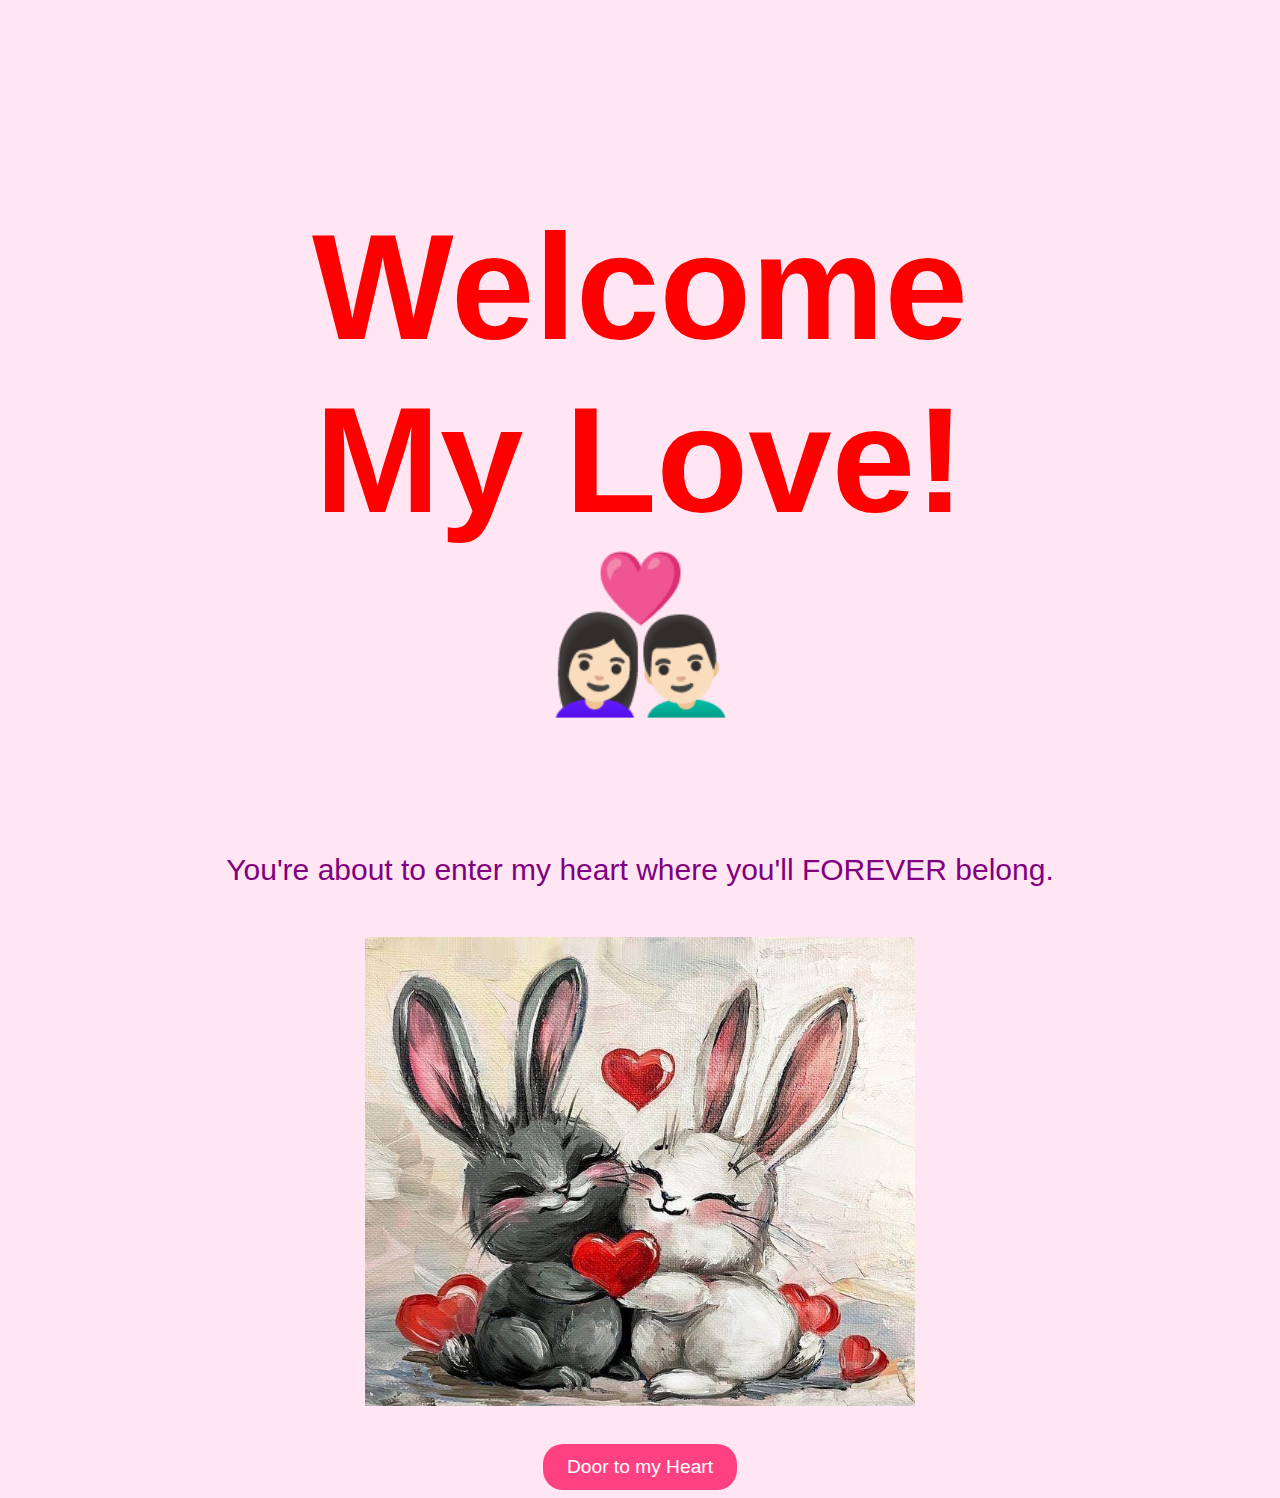
<file: index.html>
<!DOCTYPE html>
<html lang="en">
<head>
    <meta charset="UTF-8">
    <meta name="viewport" content="width=device-width, initial-scale=1.0">
    <title>Hey</title>
    <link rel="stylesheet" href="styles.css">
</head>
<body>
    <div class="container">
        <h1 class="welcome">Welcome <br>My Love! <br>👩🏻‍❤‍👨🏻</h1>
        <p class="firstpara">You're about to enter my heart where you'll FOREVER belong.</p>
        <img src="bunnyimage.jpg" alt="Bunny Image"> <br>
        <a href="valentine.html" class="button">Door to my Heart</a>
    </div>
</body>
</html>
</file>
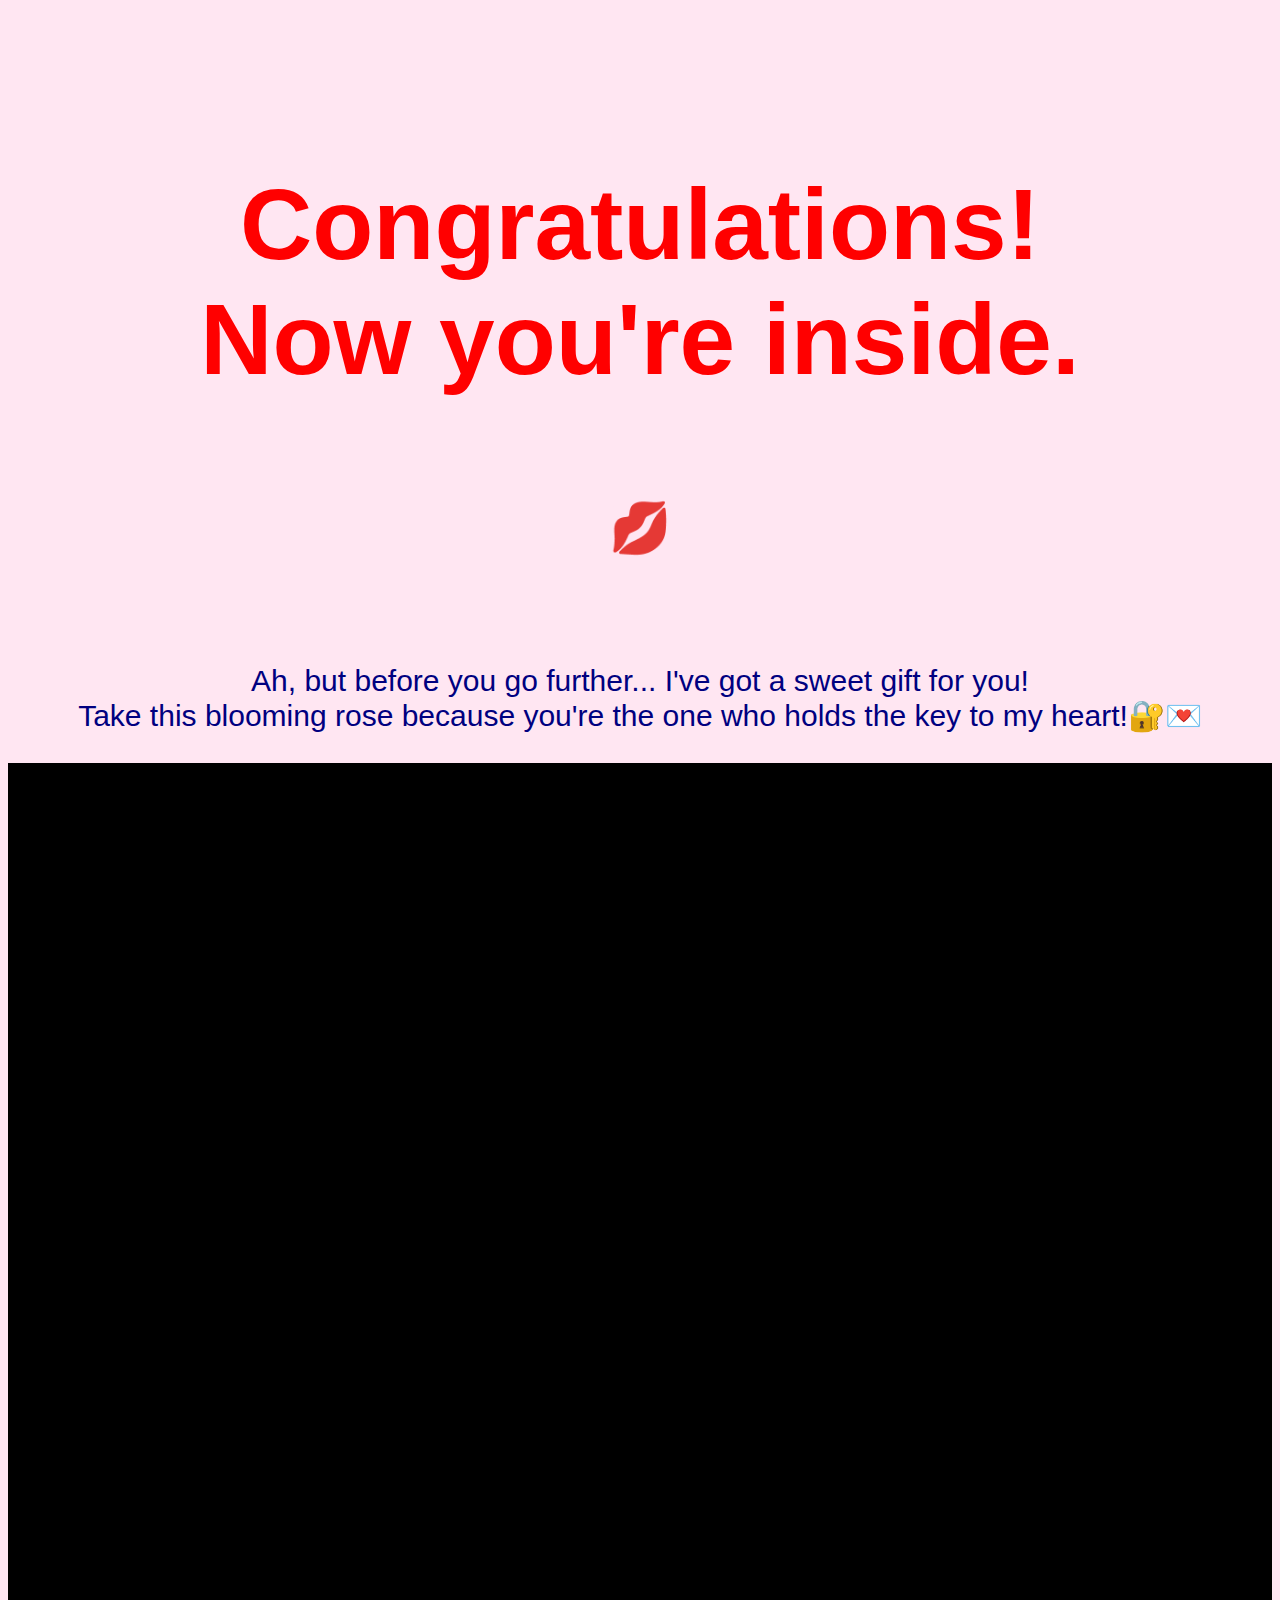
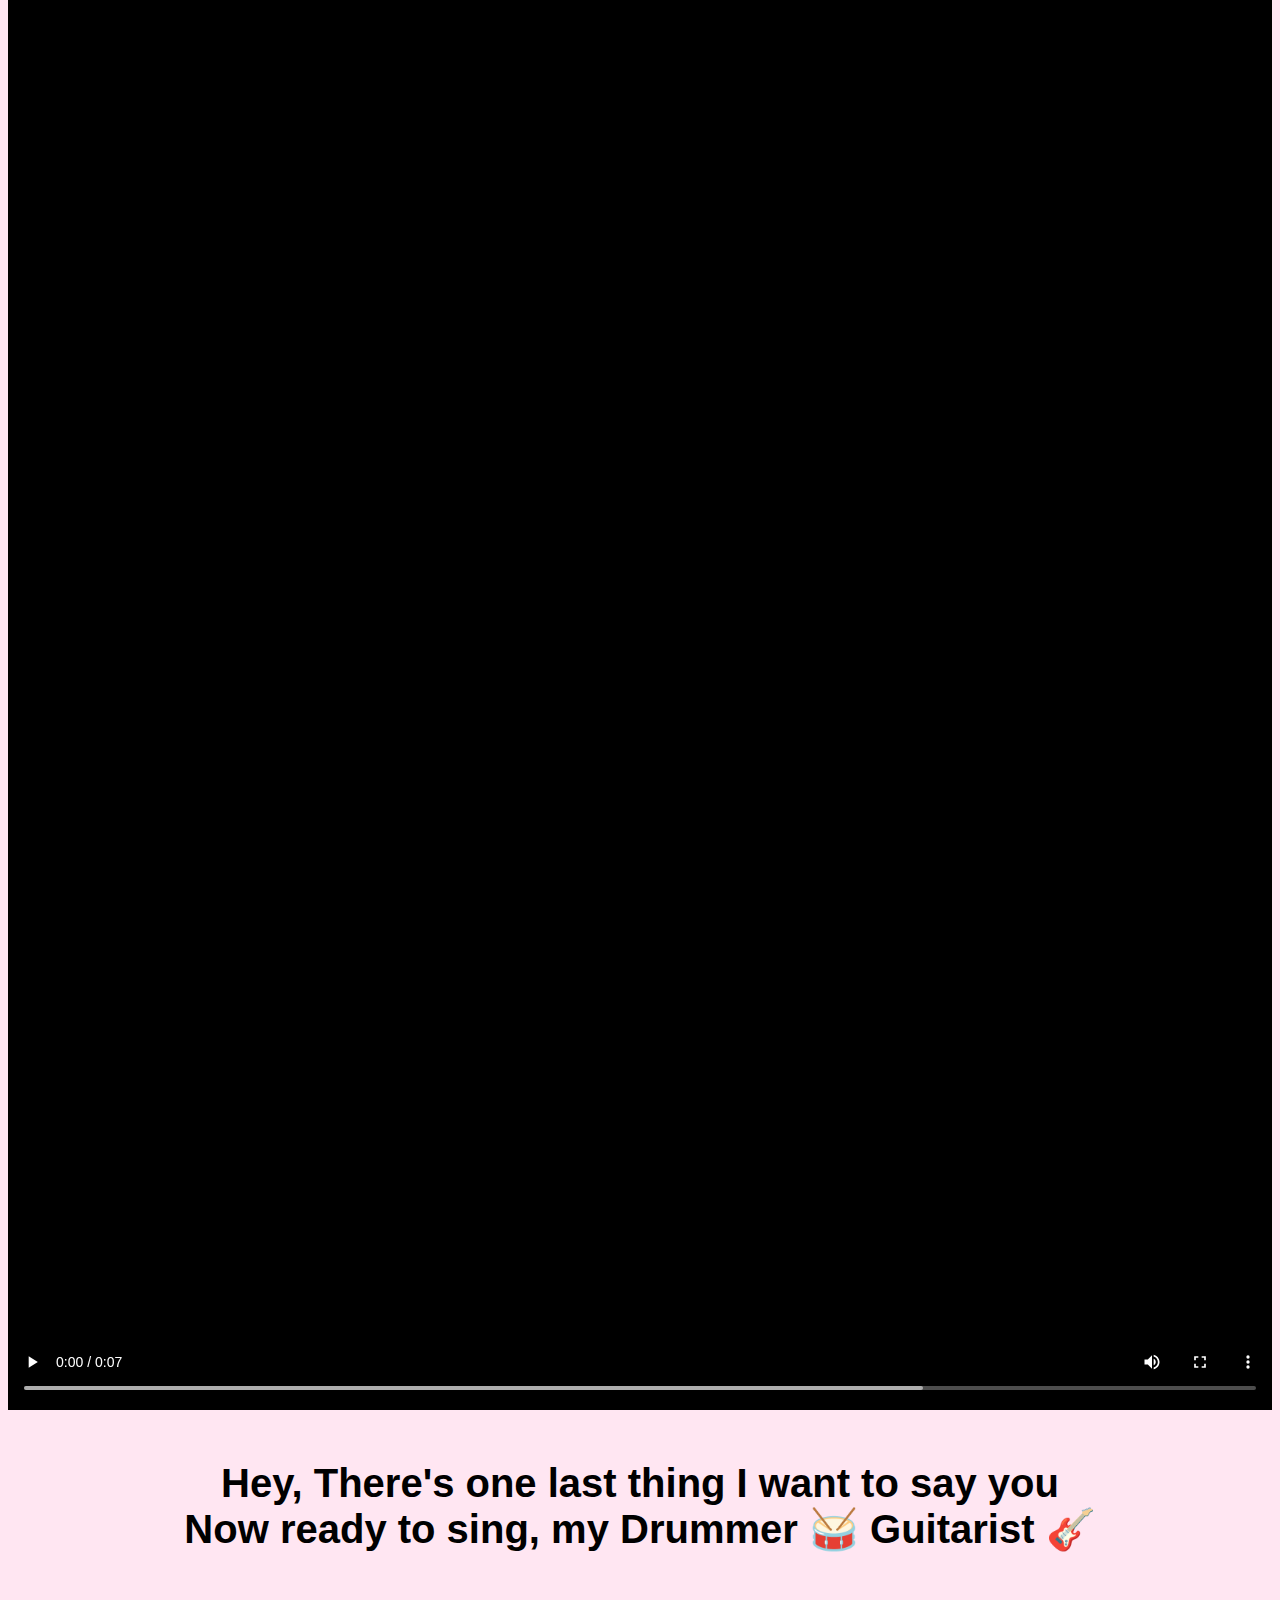
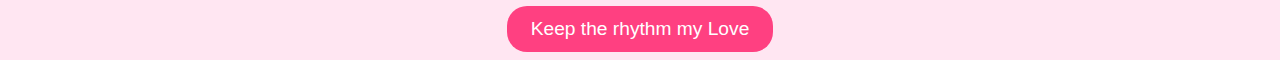
<file: valentine.html>
<!DOCTYPE html>
<html lang="en">
<head>
    <meta charset="UTF-8">
    <meta name="viewport" content="width=device-width, initial-scale=1.0">
    <title>Love</title>
    <link rel="stylesheet" href="styles.css">
</head>
<body>
    <div class="container">
        <h1>Congratulations!<br> Now you're inside.</h1>
        <div class="lip"> 💋 </div>
        <p class="vpara"> Ah, but before you go further...
            I've got a sweet gift for you!<br> Take this blooming rose because you're 
            the one who holds the key to my heart!🔐💌</p>
        <video width="100%" controls>
            <source src="rosegif.mp4" type="video/mp4">
        </video><br>
        <h2> Hey, There's one last thing I want to say you <br>
            Now ready to sing, my Drummer 🥁 Guitarist 🎸
            
        
        </h2>
        <a href="valentinemessage.html" class="buttonmessage">Keep the rhythm my Love</a>
            
    </div>
</body>
</html>
</file>
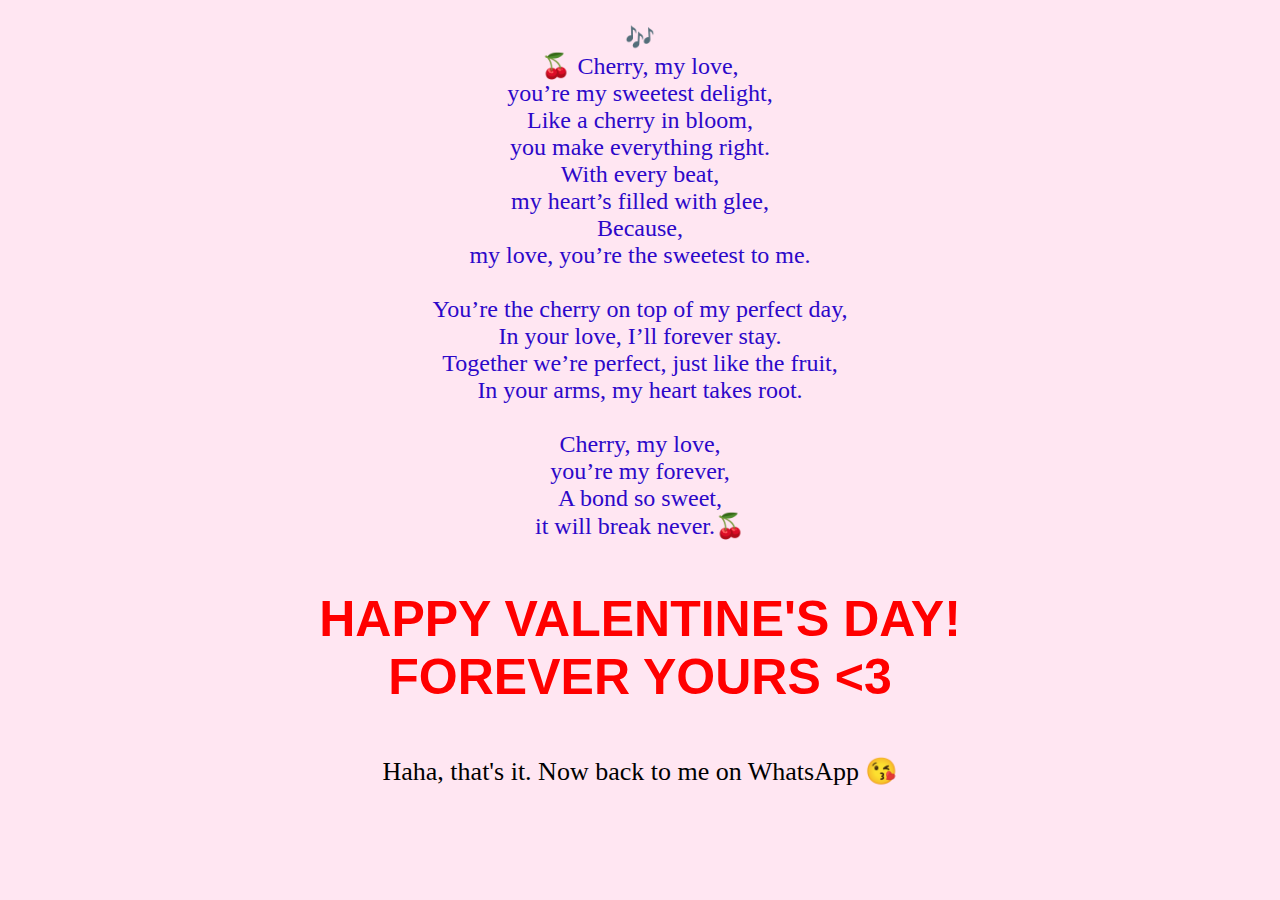
<file: valentinemessage.html>
<!DOCTYPE html>
<html lang="en">
<head>
    <meta charset="UTF-8">
    <meta name="viewport" content="width=device-width, initial-scale=1.0">
    <title>valentine's</title>
    <link rel="stylesheet" href="styles.css">
</head>
<body>
    <p class="song"> 🎶<br>
        🍒 Cherry, my love, <br>
        you’re my sweetest delight, <br> 
Like a cherry in bloom, <br> you make everything right.<br>  
With every beat,<br> my heart’s filled with glee,  <br>
Because,<br> my love, you’re the sweetest to me.  <br><br>

You’re the cherry on top of my perfect day,  <br>
In your love, I’ll forever stay. <br> 
Together we’re perfect, just like the fruit,  <br>
In your arms, my heart takes root. <br><br> 

 Cherry, my love, <br>you’re my forever, <br> 
A bond so sweet, <br>it will break never.🍒
    </p>
    <p class="wish">
        HAPPY VALENTINE'S DAY!<br>
        
        FOREVER YOURS <3<br>
    </p>
    <p class="last">
        Haha, that's it. Now back to me on WhatsApp 😘
    </p>
</body>
</file>
<file: styles.css>
body {
    font-family: 'Arial', sans-serif;
    text-align: center;
    background-color: #ffe6f2;
    color: #d63384;
}

.container {
    display: flex;
    justify-content: center;
    align-items: center;
    flex-direction: column;
    margin-top: 100px;
}

.welcome {
    font-size: 150px;
}

.firstpara {
    font-size: 30px;
    color: purple;
}

img {
    width: 550px;
    margin-top: 20px;
    justify-content: center;
}

@keyframes pulse{
    0% {
        transform: scale(1);
    }
    25%{
        transform: scale(1.1);
    }
    75%{
        transform: scale(1.1);
    }
    100%{
        transform: scale(1);
    }
}

.button {
    display: inline-block;
    padding: 12px 24px;
    margin-top: 20px;
    background-color: #ff4081;
    color: white;
    text-decoration: none;
    border-radius: 20px;
    font-size: 1.2rem;
    animation: pulse 1.5s infinite; 
}

h1 {
    font-size: 100px;
    color: red;
    text-align: center;
}


.lip {
    width: 100px;
    height:100px;
    background-color: #ffe6f2;
    border-radius: 50%;
    margin: 35px auto;
    position: relative;
    animation: bloom 3s ease-in-out forwards;
}

.vpara{
    font-size: 30px;
    color: navy;
}

@keyframes blooming {
    0% {
        transform: scale(1);
        opacity: 1;
    }
    50% {
        transform: scale(1.5);
        opacity: 0.8;
    }
    100% {
        transform: scale(1);
        opacity: 1;
    }
}

.lip {
    font-size: 50px;
    animation: blooming 2s ease-in-out infinite;
}

h2{
    font-size: 40px;
    color: black;
}

.buttonmessage {
    display: inline-block;
    padding: 12px 24px;
    margin-top: 20px;
    background-color: #ff4081;
    color: white;
    text-decoration: none;
    border-radius: 20px;
    font-size: 1.2rem;
    animation: pulse 1.5s infinite; 
}

.song{
    font-family: 'Times New Roman', Times, serif;
    color: rgb(44, 8, 201);
    font-size: 24px;
}

.wish{
    font-family: 'Franklin Gothic Medium', 'Arial Narrow', Arial, sans-serif;
    color: red;
    font-size: 50px;
    font-weight: bold;
    
}

.last{
    font-family: cursive;
    color: black;
    font-size: 26px;
}

/* Responsive Design for Different Screens */

/* For Tablets */
@media (max-width: 768px) {
    h1 {
        font-size: 2rem;
        padding: 10px;
    }
    p {
        font-size: 1rem;
        padding: 5px;
    }
    .button {
        font-size: 1rem;
        padding: 10px 20px;
    }
    img {
        max-width: 100%;
        height: auto;
    }
}



/* For Mobile Phones */
@media (max-width: 480px) {
    h1 {
        font-size: 1.8rem;
    }

    .welcome{
        font-size: 1.8rem;
    }

    p {
        font-size: 0.9rem;
    }

    .firstpara{
        justify-content: center;
    }

    .button {
        font-size: 0.9rem;
        padding: 8px 16px;
    }
    img {
        max-width:100%;
        height: auto;
    }
    
}
</file>
